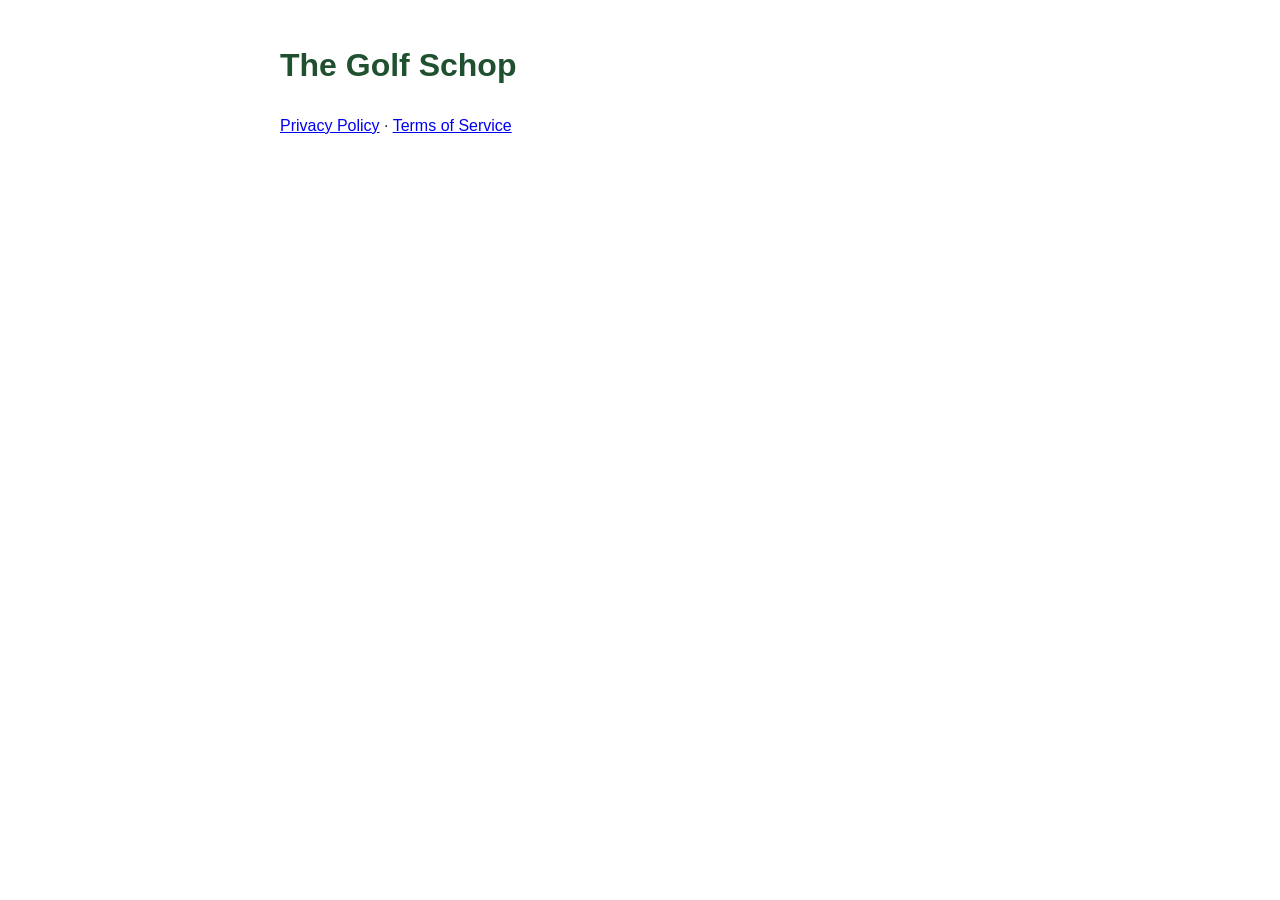
<file: index.html>
<!doctype html><html><head><meta charset="utf-8"><title>The Golf Schop – Legal</title><link rel="stylesheet" href="style.css"></head><body><h1>The Golf Schop</h1><p><a href="privacy.html">Privacy Policy</a> · <a href="terms.html">Terms of Service</a></p></body></html>
</file>
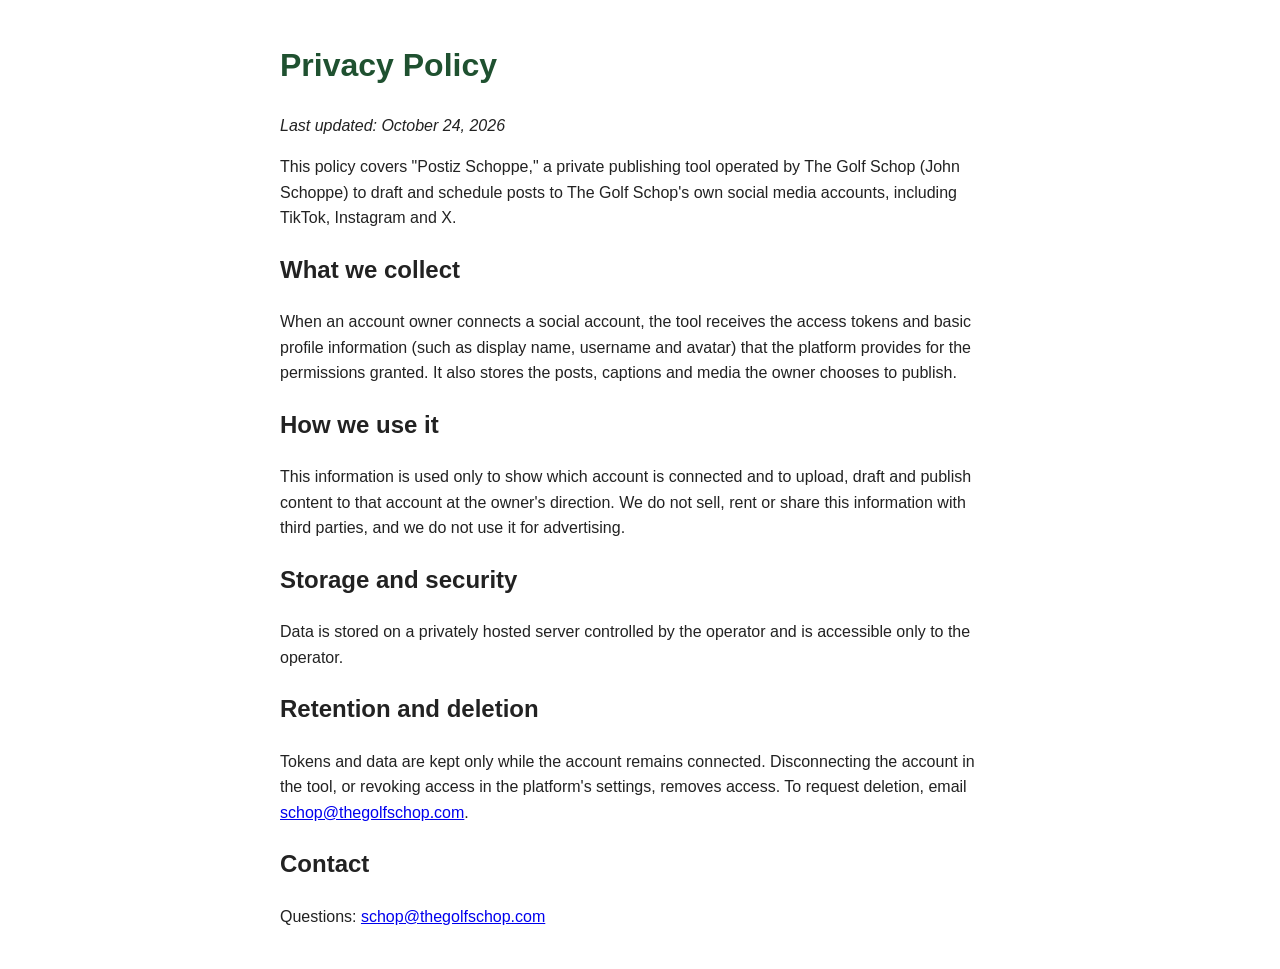
<file: privacy.html>
<!doctype html><html><head><meta charset="utf-8"><title>Privacy Policy – The Golf Schop</title><link rel="stylesheet" href="style.css"></head><body>
<h1>Privacy Policy</h1><p><em>Last updated: October 24, 2026</em></p>
<p>This policy covers "Postiz Schoppe," a private publishing tool operated by The Golf Schop (John Schoppe) to draft and schedule posts to The Golf Schop's own social media accounts, including TikTok, Instagram and X.</p>
<h2>What we collect</h2><p>When an account owner connects a social account, the tool receives the access tokens and basic profile information (such as display name, username and avatar) that the platform provides for the permissions granted. It also stores the posts, captions and media the owner chooses to publish.</p>
<h2>How we use it</h2><p>This information is used only to show which account is connected and to upload, draft and publish content to that account at the owner's direction. We do not sell, rent or share this information with third parties, and we do not use it for advertising.</p>
<h2>Storage and security</h2><p>Data is stored on a privately hosted server controlled by the operator and is accessible only to the operator.</p>
<h2>Retention and deletion</h2><p>Tokens and data are kept only while the account remains connected. Disconnecting the account in the tool, or revoking access in the platform's settings, removes access. To request deletion, email <a href="mailto:schop@thegolfschop.com">schop@thegolfschop.com</a>.</p>
<h2>Contact</h2><p>Questions: <a href="mailto:schop@thegolfschop.com">schop@thegolfschop.com</a></p></body></html>
</file>
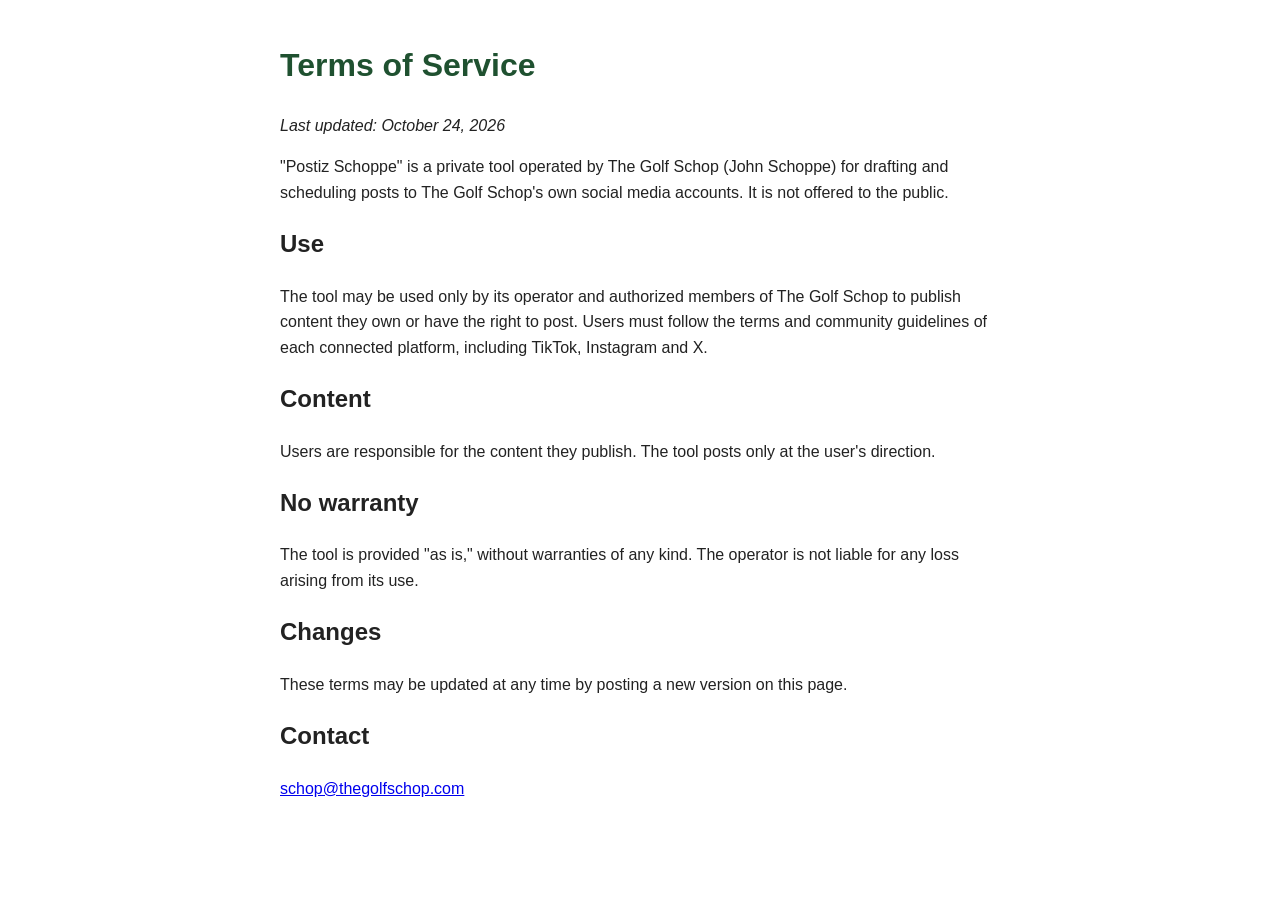
<file: terms.html>
<!doctype html><html><head><meta charset="utf-8"><title>Terms of Service – The Golf Schop</title><link rel="stylesheet" href="style.css"></head><body>
<h1>Terms of Service</h1><p><em>Last updated: October 24, 2026</em></p>
<p>"Postiz Schoppe" is a private tool operated by The Golf Schop (John Schoppe) for drafting and scheduling posts to The Golf Schop's own social media accounts. It is not offered to the public.</p>
<h2>Use</h2><p>The tool may be used only by its operator and authorized members of The Golf Schop to publish content they own or have the right to post. Users must follow the terms and community guidelines of each connected platform, including TikTok, Instagram and X.</p>
<h2>Content</h2><p>Users are responsible for the content they publish. The tool posts only at the user's direction.</p>
<h2>No warranty</h2><p>The tool is provided "as is," without warranties of any kind. The operator is not liable for any loss arising from its use.</p>
<h2>Changes</h2><p>These terms may be updated at any time by posting a new version on this page.</p>
<h2>Contact</h2><p><a href="mailto:schop@thegolfschop.com">schop@thegolfschop.com</a></p></body></html>
</file>
<file: style.css>
body{font-family:-apple-system,Helvetica,Arial,sans-serif;max-width:720px;margin:40px auto;padding:0 20px;line-height:1.6;color:#222}h1{color:#1f5130}
</file>
